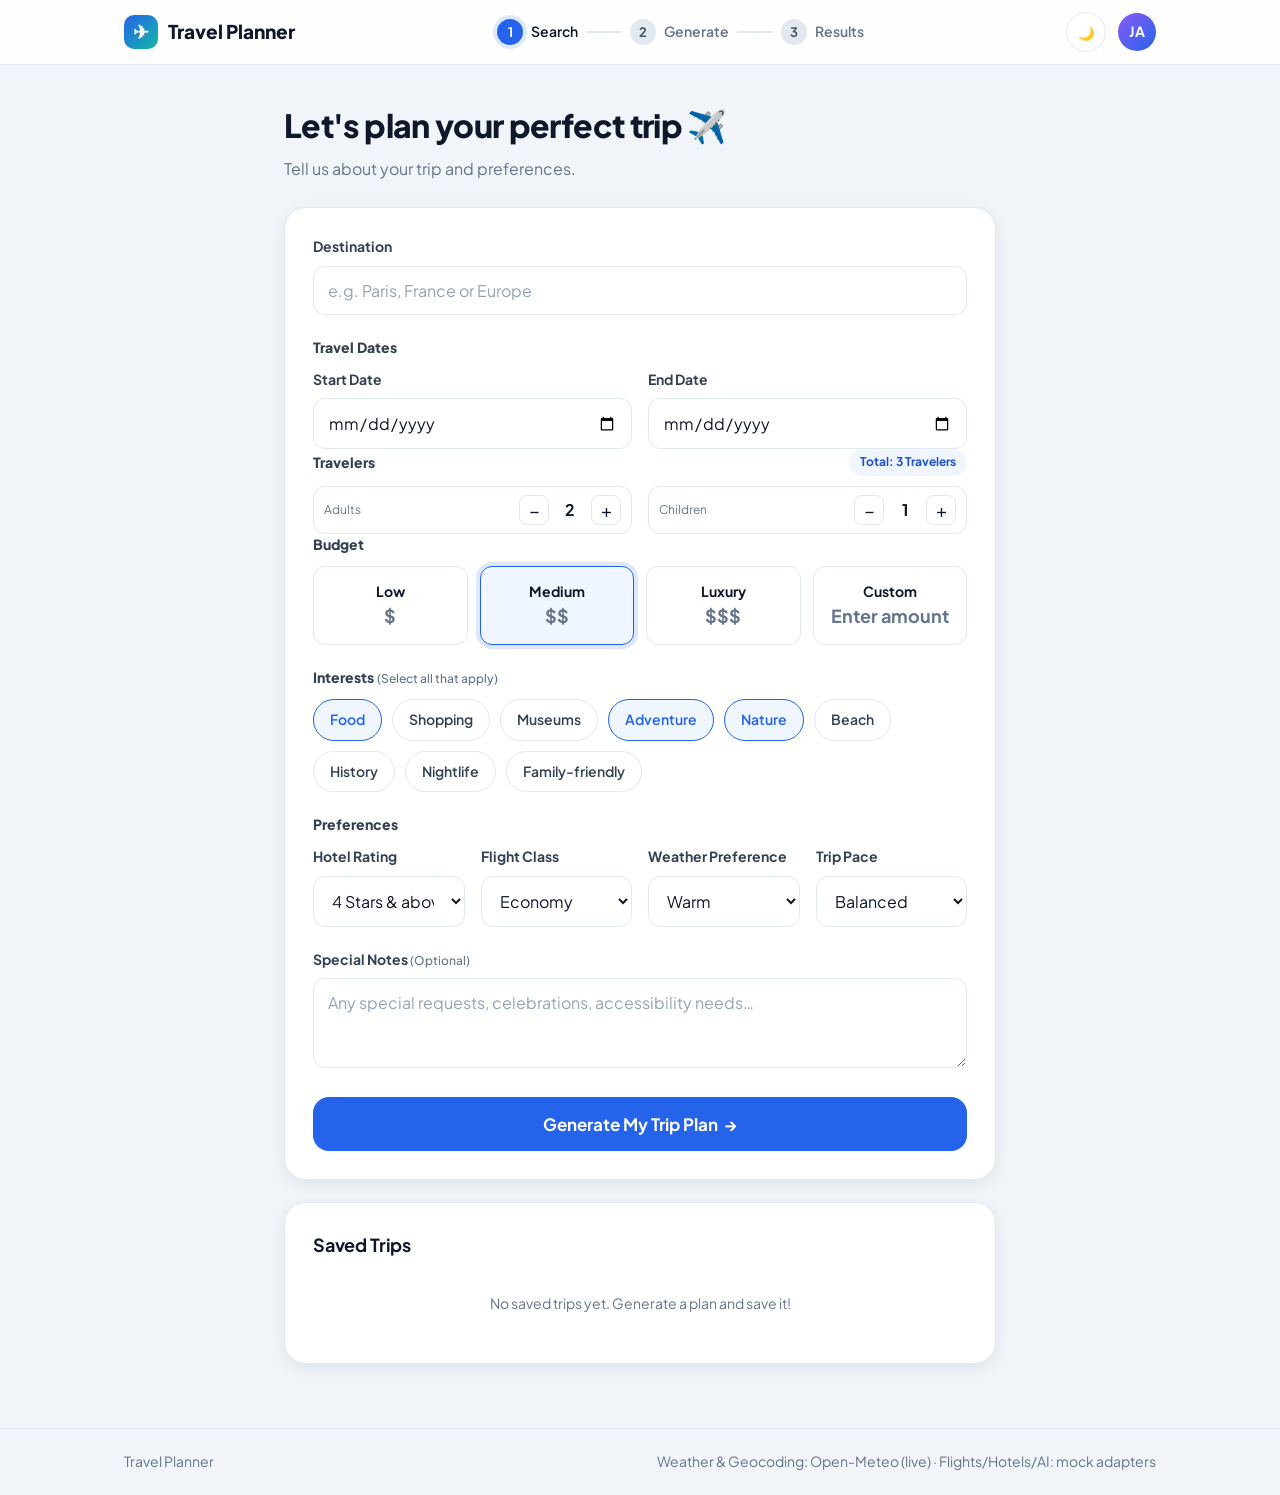
<file: index.html>
<!DOCTYPE html>
<html lang="en" data-theme="light">
<head>
  <meta charset="UTF-8" />
  <meta name="viewport" content="width=device-width, initial-scale=1.0" />
  <title> Travel Planner</title>
  <meta name="description" content="Plan your perfect trip with our AI-powered travel planner." />
  <link rel="preconnect" href="https://fonts.googleapis.com" />
  <link rel="preconnect" href="https://fonts.gstatic.com" crossorigin />
  <link href="https://fonts.googleapis.com/css2?family=Plus+Jakarta+Sans:wght@400;500;600;700;800&display=swap" rel="stylesheet" />
  <link rel="stylesheet" href="styles/main.css" />
  <link rel="stylesheet" href="styles/components.css" />
  <link rel="stylesheet" href="styles/views.css" />
</head>
<body>
  <div class="app-shell">
    <!-- Top bar -->
    <header class="topbar">
      <div class="container topbar__inner">
        <div class="brand" id="brand" style="cursor:pointer">
          <span class="brand__logo">✈</span>
          <span>Travel Planner</span>
        </div>

        <div class="topbar__spacer"></div>

        <!-- Stepper: Search → Generate → Results -->
        <nav class="stepper" id="stepper" aria-label="Progress">
          <div class="step is-active" data-step="1"><span class="step__dot">1</span><span>Search</span></div>
          <div class="step__line"></div>
          <div class="step" data-step="2"><span class="step__dot">2</span><span>Generate</span></div>
          <div class="step__line"></div>
          <div class="step" data-step="3"><span class="step__dot">3</span><span>Results</span></div>
        </nav>

        <div class="topbar__spacer"></div>

        <div class="topbar__actions">
          <button class="icon-btn" id="themeToggle" title="Toggle theme">🌙</button>
          <div class="avatar">JA</div>
        </div>
      </div>
    </header>

    <!-- View mount point -->
    <main>
      <div id="app"></div>
    </main>

    <footer class="footer">
      <div class="container footer__inner">
        <span>Travel Planner</span>
        <span>Weather &amp; Geocoding: Open-Meteo (live) · Flights/Hotels/AI: mock adapters</span>
      </div>
    </footer>
  </div>

  <script type="module" src="js/app.js"></script>
</body>
</html>
</file>
<file: styles/main.css>
:root {
  --blue-600: #2563eb;
  --blue-700: #1d4ed8;
  --blue-50: #eff6ff;
  --blue-100: #dbeafe;
  --teal-500: #14b8a6;
  --teal-50: #f0fdfa;
  --amber-500: #f59e0b;
  --amber-50: #fffbeb;
  --purple-500: #8b5cf6;
  --purple-50: #f5f3ff;

  /* Neutrals */
  --slate-900: #0f172a;
  --slate-800: #1e293b;
  --slate-700: #334155;
  --slate-600: #475569;
  --slate-500: #64748b;
  --slate-400: #94a3b8;
  --slate-300: #cbd5e1;
  --slate-200: #e2e8f0;
  --slate-100: #f1f5f9;
  --slate-50: #f8fafc;
  --white: #ffffff;

  /* Semantic */
  --bg: var(--slate-100);
  --surface: var(--white);
  --text: var(--slate-900);
  --text-muted: var(--slate-500);
  --border: var(--slate-200);
  --primary: var(--blue-600);
  --primary-strong: var(--blue-700);
  --success: #16a34a;
  --danger: #dc2626;

  /* Type scale */
  --h1: 32px;
  --h2: 24px;
  --h3: 18px;
  --body: 16px;
  --small: 14px;
  --tiny: 12px;

  /* Radius + shadow + spacing */
  --r-sm: 8px;
  --r-md: 12px;
  --r-lg: 16px;
  --r-xl: 22px;
  --r-pill: 999px;
  --shadow-sm: 0 1px 2px rgba(15, 23, 42, 0.06);
  --shadow-md: 0 4px 16px rgba(15, 23, 42, 0.08);
  --shadow-lg: 0 18px 48px rgba(15, 23, 42, 0.12);
  --ring: 0 0 0 4px rgba(37, 99, 235, 0.15);

  --font: "Plus Jakarta Sans", -apple-system, BlinkMacSystemFont, "Segoe UI", sans-serif;
}

/* Dark theme */
[data-theme="dark"] {
  --bg: #0b1120;
  --surface: #131c30;
  --text: #e8eefc;
  --text-muted: #94a3b8;
  --border: #25324a;
  --slate-50: #18233b;
  --slate-100: #0f1729;
  --blue-50: #16243f;
  --teal-50: #11302d;
  --amber-50: #2c2410;
  --purple-50: #221d3a;
  --shadow-md: 0 4px 16px rgba(0, 0, 0, 0.4);
  --shadow-lg: 0 18px 48px rgba(0, 0, 0, 0.5);
}

* { box-sizing: border-box; margin: 0; padding: 0; }

html { scroll-behavior: smooth; }

body {
  font-family: var(--font);
  font-size: var(--body);
  color: var(--text);
  background: var(--bg);
  line-height: 1.55;
  -webkit-font-smoothing: antialiased;
  transition: background 0.25s ease, color 0.25s ease;
}

h1 { font-size: var(--h1); font-weight: 800; letter-spacing: -0.02em; }
h2 { font-size: var(--h2); font-weight: 700; letter-spacing: -0.01em; }
h3 { font-size: var(--h3); font-weight: 700; }
a { color: var(--primary); text-decoration: none; }
button { font-family: inherit; cursor: pointer; }
img { max-width: 100%; display: block; }

.app-shell { min-height: 100vh; display: flex; flex-direction: column; }
.container { width: 100%; max-width: 1080px; margin: 0 auto; padding: 0 24px; }
.muted { color: var(--text-muted); }
.center { text-align: center; }
.hidden { display: none !important; }

/* Top navigation bar */
.topbar {
  position: sticky; top: 0; z-index: 40;
  background: color-mix(in srgb, var(--surface) 90%, transparent);
  backdrop-filter: blur(10px);
  border-bottom: 1px solid var(--border);
}
.topbar__inner {
  height: 64px; display: flex; align-items: center; gap: 24px;
}
.brand { display: flex; align-items: center; gap: 10px; font-weight: 800; font-size: 19px; }
.brand__logo {
  width: 34px; height: 34px; border-radius: 10px;
  background: linear-gradient(135deg, var(--blue-600), var(--teal-500));
  display: grid; place-items: center; color: #fff;
}
.topbar__spacer { flex: 1; }
.topbar__actions { display: flex; align-items: center; gap: 12px; }
.icon-btn {
  width: 40px; height: 40px; border-radius: var(--r-pill);
  border: 1px solid var(--border); background: var(--surface);
  display: grid; place-items: center; color: var(--text-muted);
  transition: background 0.15s, color 0.15s;
}
.icon-btn:hover { background: var(--slate-100); color: var(--text); }
.avatar {
  width: 38px; height: 38px; border-radius: var(--r-pill);
  background: linear-gradient(135deg, var(--purple-500), var(--blue-600));
  color: #fff; display: grid; place-items: center; font-weight: 700; font-size: 14px;
}

/* Stepper */
.stepper { display: flex; align-items: center; gap: 8px; }
.step { display: flex; align-items: center; gap: 8px; color: var(--text-muted); font-weight: 600; font-size: var(--small); }
.step__dot {
  width: 26px; height: 26px; border-radius: var(--r-pill);
  background: var(--slate-200); color: var(--slate-600);
  display: grid; place-items: center; font-size: 13px; font-weight: 700;
  transition: all 0.2s;
}
.step.is-active .step__dot { background: var(--primary); color: #fff; box-shadow: var(--ring); }
.step.is-done .step__dot { background: var(--success); color: #fff; }
.step.is-active { color: var(--text); }
.step__line { width: 36px; height: 2px; background: var(--border); border-radius: 2px; }

main { flex: 1; padding: 36px 0 64px; }

/* Page transitions */
.view { animation: fadeUp 0.4s ease both; }
@keyframes fadeUp { from { opacity: 0; transform: translateY(10px); } to { opacity: 1; transform: translateY(0); } }

/* Footer */
.footer {
  border-top: 1px solid var(--border); padding: 22px 0;
  color: var(--text-muted); font-size: var(--small);
}
.footer__inner { display: flex; flex-wrap: wrap; gap: 12px; justify-content: space-between; }

/* Toast */
.toast-host { position: fixed; bottom: 24px; left: 50%; transform: translateX(-50%); z-index: 80; display: flex; flex-direction: column; gap: 10px; }
.toast {
  background: var(--slate-900); color: #fff; padding: 12px 18px; border-radius: var(--r-pill);
  box-shadow: var(--shadow-lg); font-size: var(--small); font-weight: 600;
  animation: fadeUp 0.3s ease both;
}
.toast--ok { background: var(--success); }
.toast--err { background: var(--danger); }

@media (max-width: 720px) {
  .container { padding: 0 16px; }
  :root { --h1: 26px; --h2: 21px; }
  .stepper .step span { display: none; }
  .step__line { width: 18px; }
}

@media (max-width: 520px) {
  .topbar__inner { gap: 8px; }
  .brand > span:last-child { display: none; }
  .topbar__spacer { display: none; }
}

@media (max-width: 480px) {
  :root { --h1: 22px; --h2: 18px; }
  main { padding: 20px 0 40px; }
}
</file>
<file: styles/components.css>
/* ---- Buttons ---- */
.btn {
  display: inline-flex; align-items: center; justify-content: center; gap: 8px;
  border: 1px solid transparent; border-radius: var(--r-md);
  padding: 12px 20px; font-weight: 700; font-size: var(--body);
  transition: transform 0.08s ease, background 0.15s ease, box-shadow 0.15s ease;
  user-select: none;
}
.btn:active { transform: translateY(1px); }
.btn--primary { background: var(--primary); color: #fff; box-shadow: var(--shadow-sm); }
.btn--primary:hover { background: var(--primary-strong); box-shadow: var(--shadow-md); }
.btn--secondary { background: var(--surface); color: var(--text); border-color: var(--border); }
.btn--secondary:hover { background: var(--slate-100); }
.btn--ghost { background: transparent; color: var(--text-muted); }
.btn--ghost:hover { color: var(--text); background: var(--slate-100); }
.btn--block { width: 100%; }
.btn--lg { padding: 15px 26px; font-size: 17px; border-radius: var(--r-lg); }
.btn:disabled { opacity: 0.55; cursor: not-allowed; }

/* ---- Cards ---- */
.card {
  background: var(--surface); border: 1px solid var(--border);
  border-radius: var(--r-xl); box-shadow: var(--shadow-md);
}
.card--pad { padding: 28px; }
@media (max-width: 720px) { .card--pad { padding: 20px; } }

/* ---- Fields ---- */
.field { margin-bottom: 22px; }
.field__label {
  display: block; font-size: var(--small); font-weight: 700;
  color: var(--slate-700); margin-bottom: 8px;
}
.field__hint { font-size: var(--tiny); color: var(--text-muted); font-weight: 500; }
.input, .select, textarea.input {
  width: 100%; background: var(--surface); color: var(--text);
  border: 1px solid var(--border); border-radius: var(--r-md);
  padding: 13px 14px; font-size: var(--body); font-family: inherit;
  transition: border-color 0.15s, box-shadow 0.15s;
}
.input::placeholder { color: var(--slate-400); }
.input:focus, .select:focus, textarea.input:focus {
  outline: none; border-color: var(--primary); box-shadow: var(--ring);
}
.input--icon { position: relative; }
.input--icon .input { padding-right: 42px; }
.input--icon svg { position: absolute; right: 14px; top: 50%; transform: translateY(-50%); color: var(--slate-400); pointer-events: none; }
textarea.input { resize: vertical; min-height: 90px; }
.field--invalid .input, .field--invalid .select { border-color: var(--danger); box-shadow: 0 0 0 4px rgba(220,38,38,0.12); }
.field__error { color: var(--danger); font-size: var(--tiny); font-weight: 600; margin-top: 6px; display: none; }
.field--invalid .field__error { display: block; }

.grid-2 { display: grid; grid-template-columns: 1fr 1fr; gap: 16px; }
.grid-3 { display: grid; grid-template-columns: repeat(3, 1fr); gap: 16px; }
.grid-4 { display: grid; grid-template-columns: repeat(4, 1fr); gap: 16px; }
@media (max-width: 720px) { .grid-2, .grid-3, .grid-4 { grid-template-columns: 1fr 1fr; } }
@media (max-width: 480px) { .grid-2 { grid-template-columns: 1fr; } }

/* ---- Stepper number inputs (travelers) ---- */
.counter {
  display: flex; align-items: center; justify-content: space-between;
  border: 1px solid var(--border); border-radius: var(--r-md);
  padding: 8px 10px; background: var(--surface);
}
.counter__label { font-size: var(--tiny); color: var(--text-muted); }
.counter__controls { display: flex; align-items: center; gap: 12px; }
.counter__btn {
  width: 30px; height: 30px; border-radius: 8px; border: 1px solid var(--border);
  background: var(--surface); color: var(--text); font-size: 18px; line-height: 1;
  display: grid; place-items: center;
}
.counter__btn:hover { background: var(--slate-100); }
.counter__val { min-width: 18px; text-align: center; font-weight: 700; }

/* ---- Budget radio cards ---- */
.choice-grid { display: grid; grid-template-columns: repeat(4, 1fr); gap: 12px; }
@media (max-width: 720px) { .choice-grid { grid-template-columns: 1fr 1fr; } }
.choice {
  border: 1.5px solid var(--border); border-radius: var(--r-md); padding: 14px 10px;
  text-align: center; cursor: pointer; transition: all 0.15s; background: var(--surface);
}
.choice:hover { border-color: var(--slate-300); }
.choice.is-selected { border-color: var(--primary); background: var(--blue-50); box-shadow: var(--ring); }
.choice__title { font-weight: 700; font-size: var(--small); }
.choice__sub { font-size: 18px; color: var(--text-muted); font-weight: 700; }
.choice input { display: none; }

/* ---- Chips / Tags ---- */
.chips { display: flex; flex-wrap: wrap; gap: 10px; }
.chip {
  border: 1.5px solid var(--border); border-radius: var(--r-pill);
  padding: 9px 16px; font-size: var(--small); font-weight: 600; cursor: pointer;
  background: var(--surface); color: var(--slate-700); transition: all 0.15s;
}
.chip:hover { border-color: var(--slate-300); }
.chip.is-selected { border-color: var(--primary); color: var(--primary); background: var(--blue-50); }
.chip input { display: none; }

/* small static tag */
.tag {
  display: inline-flex; align-items: center; gap: 6px; border-radius: var(--r-pill);
  padding: 4px 11px; font-size: var(--tiny); font-weight: 700;
}
.tag--blue { background: var(--blue-50); color: var(--blue-700); }
.tag--teal { background: var(--teal-50); color: var(--teal-500); }
.tag--amber { background: var(--amber-50); color: var(--amber-500); }
.tag--purple { background: var(--purple-50); color: var(--purple-500); }

/* ---- Tabs ---- */
.tabs { display: flex; gap: 4px; border-bottom: 1px solid var(--border); overflow-x: auto; }
.tab {
  padding: 12px 16px; font-weight: 700; font-size: var(--small); color: var(--text-muted);
  background: transparent; border: none; border-bottom: 2px solid transparent; white-space: nowrap;
}
.tab.is-active { color: var(--primary); border-bottom-color: var(--primary); }
.tab:hover { color: var(--text); }

/* ---- Skeleton shimmer ---- */
.skeleton { background: linear-gradient(90deg, var(--slate-100) 25%, var(--slate-200) 37%, var(--slate-100) 63%); background-size: 400% 100%; animation: shimmer 1.4s ease infinite; border-radius: 8px; }
@keyframes shimmer { 0% { background-position: 100% 0; } 100% { background-position: -100% 0; } }

/* ---- Spinner ---- */
.spinner { width: 18px; height: 18px; border: 2.5px solid var(--slate-200); border-top-color: var(--primary); border-radius: 50%; animation: spin 0.8s linear infinite; }
@keyframes spin { to { transform: rotate(360deg); } }
</file>
<file: styles/views.css>
/* ---------- SEARCH VIEW ---------- */
.search-head { margin-bottom: 26px; }
.search-head h1 { margin-bottom: 6px; }
.section-label {
  font-size: var(--small); font-weight: 800; color: var(--slate-700);
  margin-bottom: 10px; display: block;
}

/* ---------- GENERATE / LOADING VIEW ---------- */
.generate-head { text-align: center; margin-bottom: 28px; }
.generate-head h1 { margin-bottom: 6px; }
.task-list { display: flex; flex-direction: column; gap: 12px; }
.task {
  display: flex; align-items: center; gap: 16px; padding: 16px 18px;
  border: 1px solid var(--border); border-radius: var(--r-lg); background: var(--surface);
  transition: background 0.2s, border-color 0.2s;
}
.task.is-active { border-color: var(--primary); background: var(--blue-50); }
.task__icon {
  width: 42px; height: 42px; border-radius: var(--r-md); display: grid; place-items: center; flex-shrink: 0;
  background: var(--slate-100); color: var(--slate-500);
}
.task.is-active .task__icon { background: var(--blue-100); color: var(--primary); }
.task.is-done .task__icon { background: var(--teal-50); color: var(--teal-500); }
.task__body { flex: 1; min-width: 0; }
.task__title { font-weight: 700; font-size: var(--small); }
.task__sub { font-size: var(--tiny); color: var(--text-muted); }
.task__status { display: flex; align-items: center; gap: 6px; font-size: var(--tiny); font-weight: 700; }
.task__status--done { color: var(--success); }
.task__status--active { color: var(--primary); }
.task__status--queued { color: var(--slate-400); }

.tip-banner {
  margin-top: 24px; background: var(--amber-50); border: 1px solid #fde68a;
  border-radius: var(--r-lg); padding: 14px 18px; font-size: var(--small); color: var(--slate-700);
}
[data-theme="dark"] .tip-banner { border-color: #4a3c10; }
.tip-banner b { color: var(--amber-500); }

.hero-illustration { display: grid; place-items: center; margin: 28px 0 8px; opacity: 0.9; }

/* ---------- RESULTS VIEW ---------- */
.results-grid { display: grid; grid-template-columns: 1fr 320px; gap: 22px; align-items: start; }
@media (max-width: 900px) { .results-grid { grid-template-columns: 1fr; } }

.results-head { display: flex; align-items: flex-start; justify-content: space-between; gap: 16px; margin-bottom: 18px; flex-wrap: wrap; }
.results-head__meta { color: var(--text-muted); font-size: var(--small); margin-top: 4px; }
.results-head__actions { display: flex; gap: 10px; }

/* Weather banner */
.weather-banner {
  border-radius: var(--r-lg); overflow: hidden; color: #fff; position: relative;
  background: linear-gradient(120deg, #1e3a8a, #2563eb 60%, #0ea5e9);
  padding: 22px; display: flex; justify-content: space-between; gap: 18px; flex-wrap: wrap;
}
.weather-banner::after {
  content: ""; position: absolute; inset: 0; background: radial-gradient(120% 120% at 80% 0%, rgba(255,255,255,0.18), transparent 60%);
}
.weather-now { position: relative; z-index: 1; }
.weather-now__temp { font-size: 40px; font-weight: 800; line-height: 1; }
.weather-now__desc { font-weight: 600; opacity: 0.95; }
.weather-now__meta { font-size: var(--small); opacity: 0.8; margin-top: 6px; }
.forecast { position: relative; z-index: 1; display: flex; gap: 12px; flex-wrap: wrap; }
.forecast__day { text-align: center; font-size: var(--tiny); min-width: 46px; }
.forecast__day b { display: block; font-size: var(--tiny); opacity: 0.85; }
.forecast__day .t { font-weight: 800; font-size: var(--small); margin-top: 4px; }
.forecast__day .tl { opacity: 0.7; }

/* AI summary */
.summary-card { display: flex; gap: 18px; align-items: flex-start; flex-wrap: wrap; }
.summary-card__icon { width: 38px; height: 38px; border-radius: 10px; background: var(--purple-50); color: var(--purple-500); display: grid; place-items: center; flex-shrink: 0; }
.summary-card__text { flex: 1; min-width: 220px; }
.map-thumb {
  width: 200px; height: 130px; border-radius: var(--r-md); overflow: hidden; position: relative;
  border: 1px solid var(--border); background: var(--slate-100); flex-shrink: 0;
}
.map-thumb img { width: 100%; height: 100%; object-fit: cover; }
.map-thumb a { position: absolute; bottom: 8px; left: 50%; transform: translateX(-50%); }

/* Tab panels */
.panel { padding-top: 20px; }
.panel[hidden] { display: none; }

/* Itinerary timeline */
.timeline { display: flex; flex-direction: column; }
.day-tabs { display: flex; flex-direction: column; gap: 4px; }
.itin-layout { display: grid; grid-template-columns: 130px 1fr; gap: 20px; }
@media (max-width: 720px) { .itin-layout { grid-template-columns: 1fr; } }
.day-pill {
  text-align: left; padding: 10px 12px; border-radius: var(--r-md); border: 1px solid transparent;
  background: transparent; font-size: var(--small); color: var(--text-muted); font-weight: 600;
}
.day-pill b { display: block; color: var(--text); }
.day-pill.is-active { background: var(--blue-50); border-color: var(--blue-100); color: var(--primary); }
.day-pill.is-active b { color: var(--primary); }

.itin-item { display: flex; gap: 14px; padding: 14px 0; border-bottom: 1px solid var(--border); }
.itin-item:last-child { border-bottom: none; }
.itin-item__time { font-size: var(--tiny); font-weight: 700; color: var(--primary); width: 64px; flex-shrink: 0; padding-top: 2px; }
.itin-item__body { flex: 1; }
.itin-item__title { font-weight: 700; }
.itin-item__desc { font-size: var(--small); color: var(--text-muted); }
.itin-item__img { width: 64px; height: 48px; border-radius: 8px; object-fit: cover; flex-shrink: 0; background: var(--slate-100); }


.list-card { display: flex; gap: 14px; padding: 16px; border: 1px solid var(--border); border-radius: var(--r-lg); background: var(--surface); margin-bottom: 12px; }
.list-card__img { width: 88px; height: 70px; border-radius: var(--r-md); object-fit: cover; flex-shrink: 0; background: var(--slate-100); }
.list-card__body { flex: 1; min-width: 0; }
.list-card__title { font-weight: 700; display: flex; justify-content: space-between; gap: 10px; }
.list-card__sub { font-size: var(--small); color: var(--text-muted); }
.list-card__meta { display: flex; gap: 10px; flex-wrap: wrap; margin-top: 8px; }
.score { font-size: var(--tiny); font-weight: 800; color: var(--teal-500); }


.pack-grid { display: grid; grid-template-columns: repeat(auto-fill, minmax(160px,1fr)); gap: 10px; }
.pack-item { display: flex; align-items: center; gap: 8px; font-size: var(--small); padding: 8px 12px; border: 1px solid var(--border); border-radius: var(--r-md); }
.warn-item { display: flex; gap: 10px; padding: 12px 14px; border-radius: var(--r-md); background: var(--amber-50); border: 1px solid #fde68a; margin-bottom: 10px; font-size: var(--small); }
[data-theme="dark"] .warn-item { border-color: #4a3c10; }

/* Sidebar  */
.side-card { margin-bottom: 18px; }
.budget-total { display: flex; justify-content: space-between; align-items: baseline; padding-bottom: 14px; border-bottom: 1px solid var(--border); margin-bottom: 14px; }
.budget-total .amt { font-size: 26px; font-weight: 800; color: var(--primary); }
.budget-row { display: flex; justify-content: space-between; font-size: var(--small); padding: 7px 0; }
.budget-row span:first-child { color: var(--text-muted); }
.budget-bar { height: 8px; border-radius: 4px; background: var(--slate-100); overflow: hidden; margin-top: 4px; }
.budget-bar > i { display: block; height: 100%; border-radius: 4px; }
.quick-row { display: flex; align-items: center; gap: 10px; font-size: var(--small); padding: 8px 0; }
.quick-row svg { color: var(--text-muted); }
.quick-row b { margin-left: auto; }

/* Saved trips */
.saved-list { display: grid; grid-template-columns: repeat(auto-fill, minmax(240px,1fr)); gap: 14px; }
.saved-card { border: 1px solid var(--border); border-radius: var(--r-lg); padding: 16px; background: var(--surface); cursor: pointer; transition: box-shadow 0.15s, transform 0.1s; }
.saved-card:hover { box-shadow: var(--shadow-md); transform: translateY(-2px); }

/* Empty / error states */
.state { text-align: center; padding: 48px 20px; }
.state__icon { font-size: 40px; margin-bottom: 12px; }

/* ---------- RESPONSIVE ---------- */
@media (max-width: 600px) {
  .map-thumb { width: 100%; height: 160px; }
  .results-head__actions .btn { flex: 1; justify-content: center; }
}

@media (max-width: 480px) {
  .task { padding: 12px 14px; gap: 12px; }
  .task__icon { width: 36px; height: 36px; }
  .weather-banner { padding: 16px; gap: 12px; }
  .weather-now__temp { font-size: 32px; }
  .tip-banner { padding: 12px 14px; }
}
</file>
